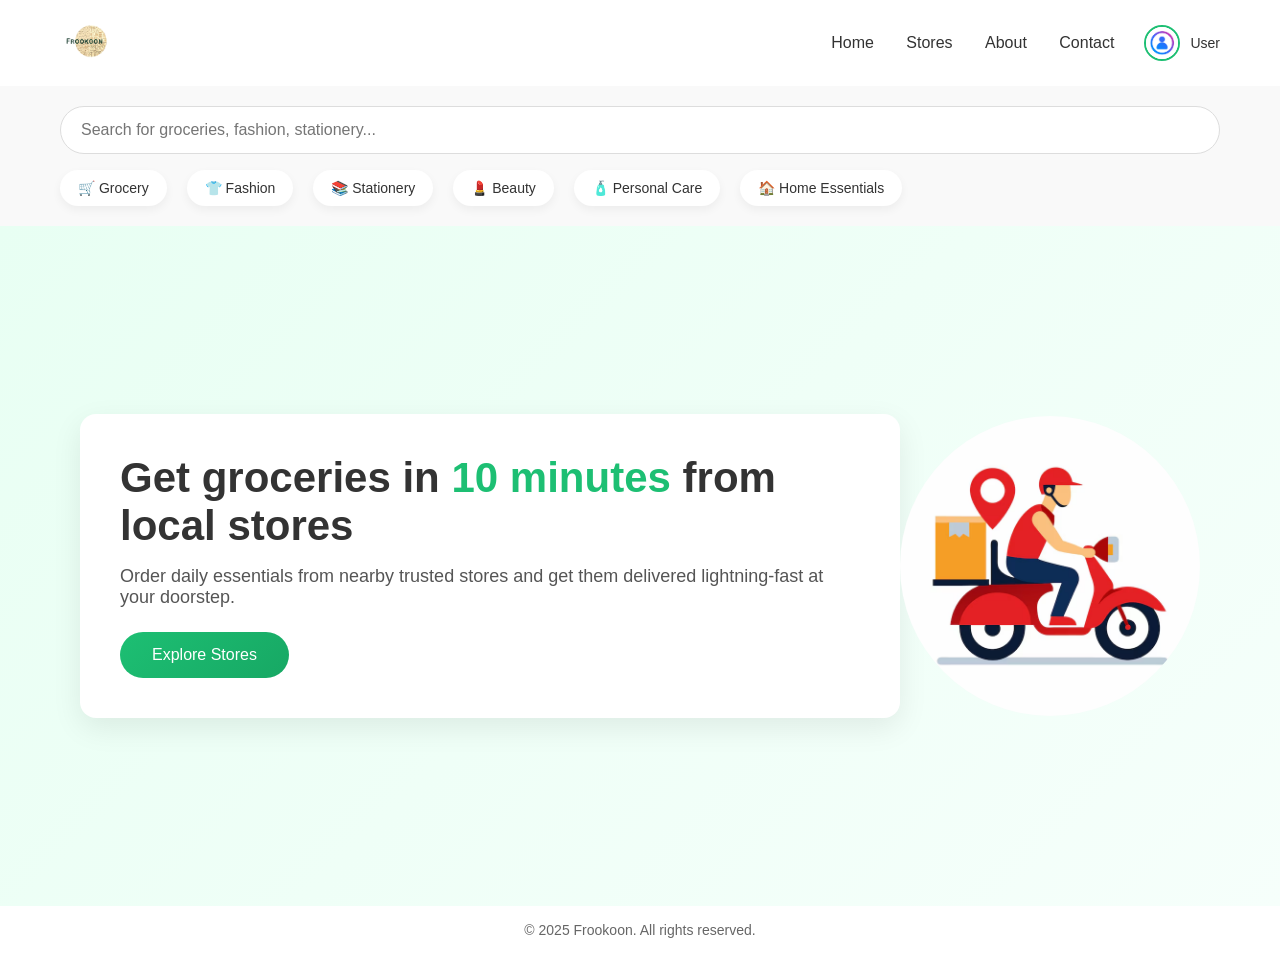
<file: index.html>
<!DOCTYPE html>
<html lang="en">
<head>
    <meta charset="UTF-8" />
    <meta name="viewport" content="width=device-width, initial-scale=1.0" />
    <title>Frookoon | 10-minute delivery</title>
    <link rel="stylesheet" href="style.css" />
<script src="script.js" defer></script>

</head>
<body>

    
    <header class="header">
    <div class="logo">
        <img src="Untitled_design__1_-removebg-preview.webp" alt="Frookoon Logo" loading="lazy">
    </div>

    <nav class="nav">
        <a href="#">Home</a>
        <a href="#">Stores</a>
        <a href="#">About</a>
        <a href="#">Contact</a>
    </nav>

    
    <div class="profile">
        <img src="user-icon-icon_1076610-59410.avif" alt="Profile" loading="lazy">
        <span>User</span>
    </div>
</header>


    
    <section class="top-bar">
        <div class="search-box">
            <input type="text" placeholder="Search for groceries, fashion, stationery..." />
        </div>

        <div class="category-menu">
            <span>🛒 Grocery</span>
            <span>👕 Fashion</span>
            <span>📚 Stationery</span>
            <span>💄 Beauty</span>
            <span>🧴 Personal Care</span>
            <span>🏠 Home Essentials</span>
        </div>
    </section>

    
<section class="hero loading" id="heroSection">

        <div class="hero-content card">

            <h1>
                Get groceries in 
                <span class="highlight">10 minutes</span> 
                from local stores
            </h1>

            <p>
                Order daily essentials from nearby trusted stores and get them
                delivered lightning-fast at your doorstep.
            </p>

            <button class="cta-btn">Explore Stores</button>
        </div>

        <div class="hero-image">
<img src="motorbike-delivery-service-icon_658271-1395.avif"
     width="300"
     alt="Delivery Partner"
     loading="lazy">
        </div>

    </section>

    
    <footer class="footer">
        <p>© 2025 Frookoon. All rights reserved.</p>
    </footer>

</body>
</html>
</file>
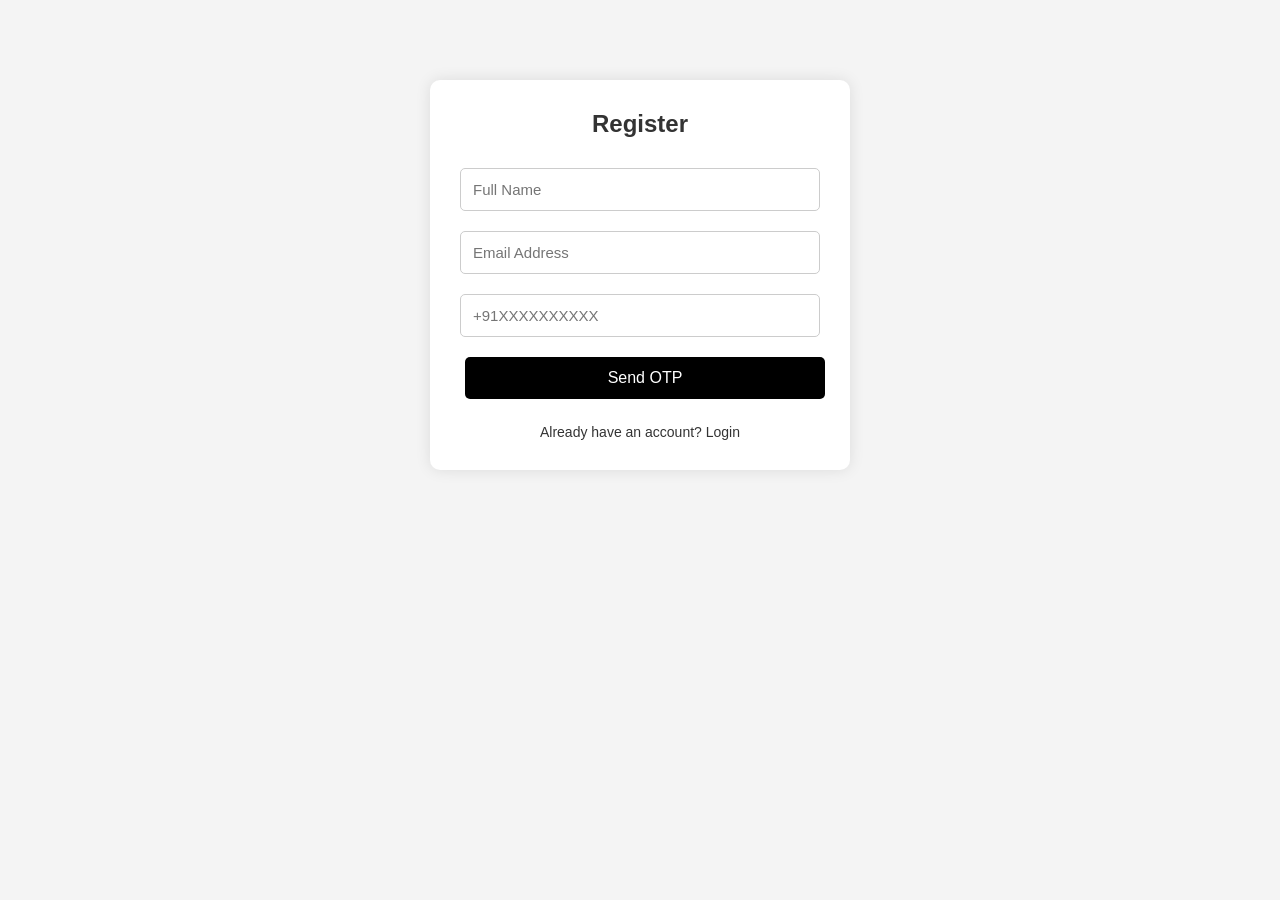
<file: pages/cart.html>
<!DOCTYPE html>
<html>
<head>
  <title>Your Cart</title>
  <link rel="stylesheet" href="../css/style.css" />
</head>
<body>

    <!-- ===== Header ===== -->
  <header class="header">
    <div class="logo">
      <img
        src="../images/Untitled_design__1_-removebg-preview.webp"
        alt="Frookoon Logo"
      />
    </div>

    <nav class="nav">
      <a href="home.html">Home</a>
      <a href="products.html">Products</a>
    </nav>

    <div class="profile dropdown">
      <img src="../images/user-icon-icon_1076610-59410.avif" alt="User" />
      <span onclick="toggleMenu()">User</span>

  <div class="dropdown-menu" id="userMenu">
    <a href="#">Profile</a>
    <a href="cart.html">Your Cart</a>
    <a href="#">Settings</a>
    <a href="#" onclick="logout()">Logout</a>
    </div>
  </header>

  <script>
  if (!localStorage.getItem("token")) {
    window.location.href = "login.html";
  }
</script>

<section class="page2">

  <div class="cart-container">
  <h2 class="cart-title">Your Cart</h2>

  <div id="cartItems"></div>

  <div id="total" class="cart-total"></div>

  <div class="cart-actions">
    <button class="checkout-btn" onclick="checkout()">Proceed to Payment</button>
    <button class="continue-btn" onclick="continueShopping()">Continue Shopping</button>
  </div>
</div>
</section>

<script src="../script.js"></script>
<script>
  loadCart();
</script>



</body>
</html>
</file>
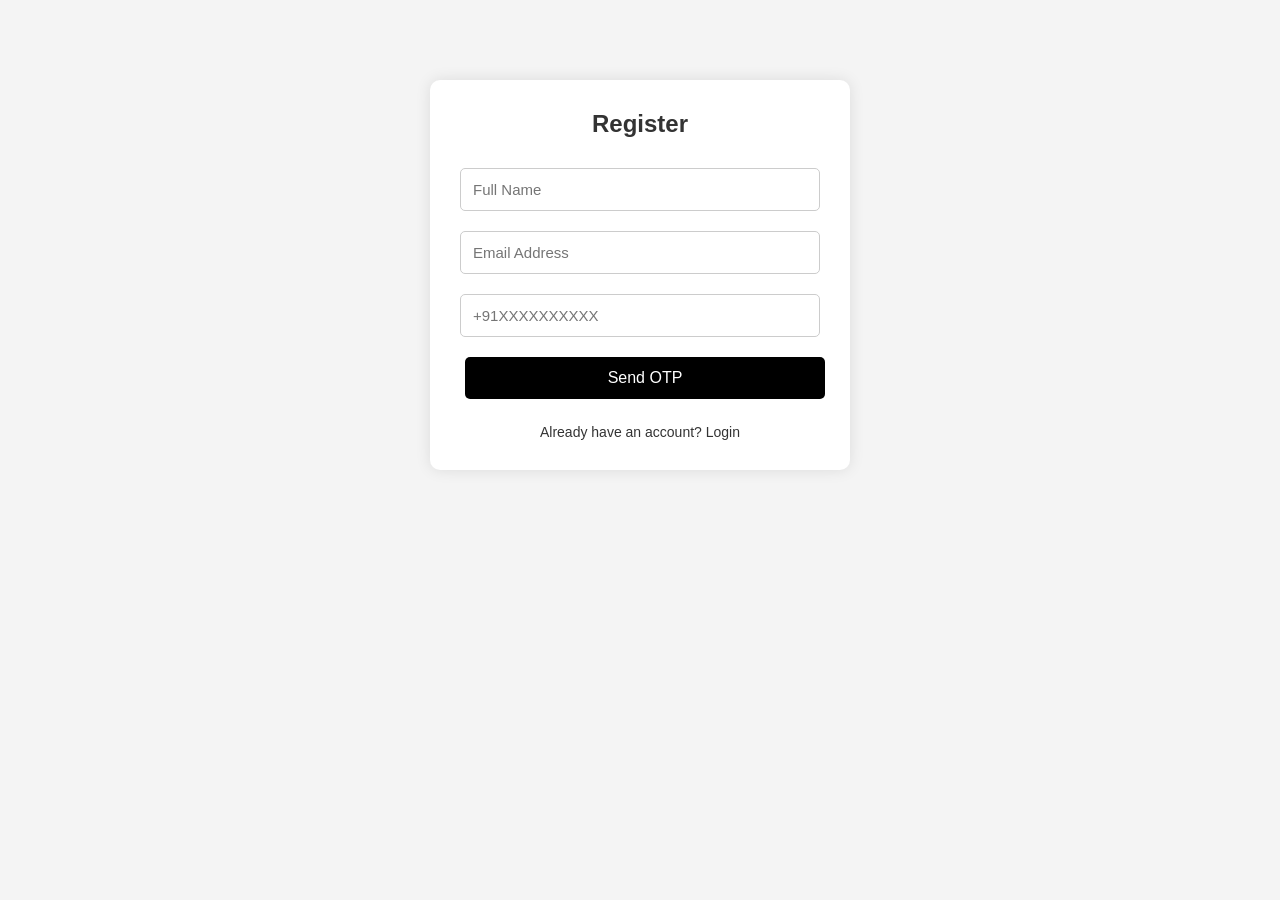
<file: pages/home.html>
<!DOCTYPE html>
<html lang="en">
<head>
  <meta charset="UTF-8" />
  <meta name="viewport" content="width=device-width, initial-scale=1.0" />
  <title>Frookoon | 10-minute delivery</title>

  <link rel="stylesheet" href="../css/style.css" />
</head>
<body>

  <header class="header">
    <div class="logo">
      <img
        src="../images/Untitled_design__1_-removebg-preview.webp"
        alt="Frookoon Logo"
        loading="lazy"
      />
    </div>

    <nav class="nav">
      <a href="home.html">Home</a>
      <a href="products.html">Products</a>
      <a href="#">About</a>
      <a href="#">Contact</a>
    </nav>

    <div class="profile dropdown">
      <img src="../images/user-icon-icon_1076610-59410.avif" alt="User" />
      <span onclick="toggleMenu()">User</span>

  <div class="dropdown-menu" id="userMenu">
    <a href="#">Profile</a>
    <a href="cart.html">Your Cart</a>
    <a href="#">Settings</a>
    <a href="#" onclick="logout()">Logout</a>
    </div>
    
  </header>
  <script>
  if (!localStorage.getItem("token")) {
    window.location.href = "login.html";
  }
</script>
<section class="page">
  <h2 id="greeting"></h2>
  <p>Welcome to Frookoon!</p>
</section>


  <section class="top-bar">
    <div class="search-box">
      <input
        type="text"
        placeholder="Search for groceries, fashion, stationery..."
      />
    </div>

    <div class="category-menu">
      <span>🛒 Grocery</span>
      <span>👕 Fashion</span>
      <span>📚 Stationery</span>
      <span>💄 Beauty</span>
      <span>🧴 Personal Care</span>
      <span>🏠 Home Essentials</span>
    </div>
  </section>

  <section class="hero loading" id="heroSection">

    <div class="hero-content card">
      <h1>
        Get groceries in
        <span class="highlight">10 minutes</span>
        from local stores
      </h1>

      <p>
        Order daily essentials from nearby trusted stores and get them
        delivered lightning-fast at your doorstep.
      </p>

      <a href="products.html">
        <button class="cta-btn">Explore Stores</button>
      </a>
    </div>

    <div class="hero-image">
      <img
        src="../images/motorbike-delivery-service-icon_658271-1395.avif"
        alt="Delivery Partner"
        loading="lazy"
      />
    </div>

  </section>


  <script>
  const user = JSON.parse(localStorage.getItem("user"));

  if (user && user.name) {
    document.getElementById("greeting").innerText =
      `Hello, ${user.name} 👋`;
  } else {
    document.getElementById("greeting").innerText =
      "Hello 👋";
  }
</script>


  <footer class="footer">
    <p>© 2025 Frookoon. All rights reserved.</p>
  </footer>

  <script src="../script.js" defer></script>


</body>
</html>
</file>
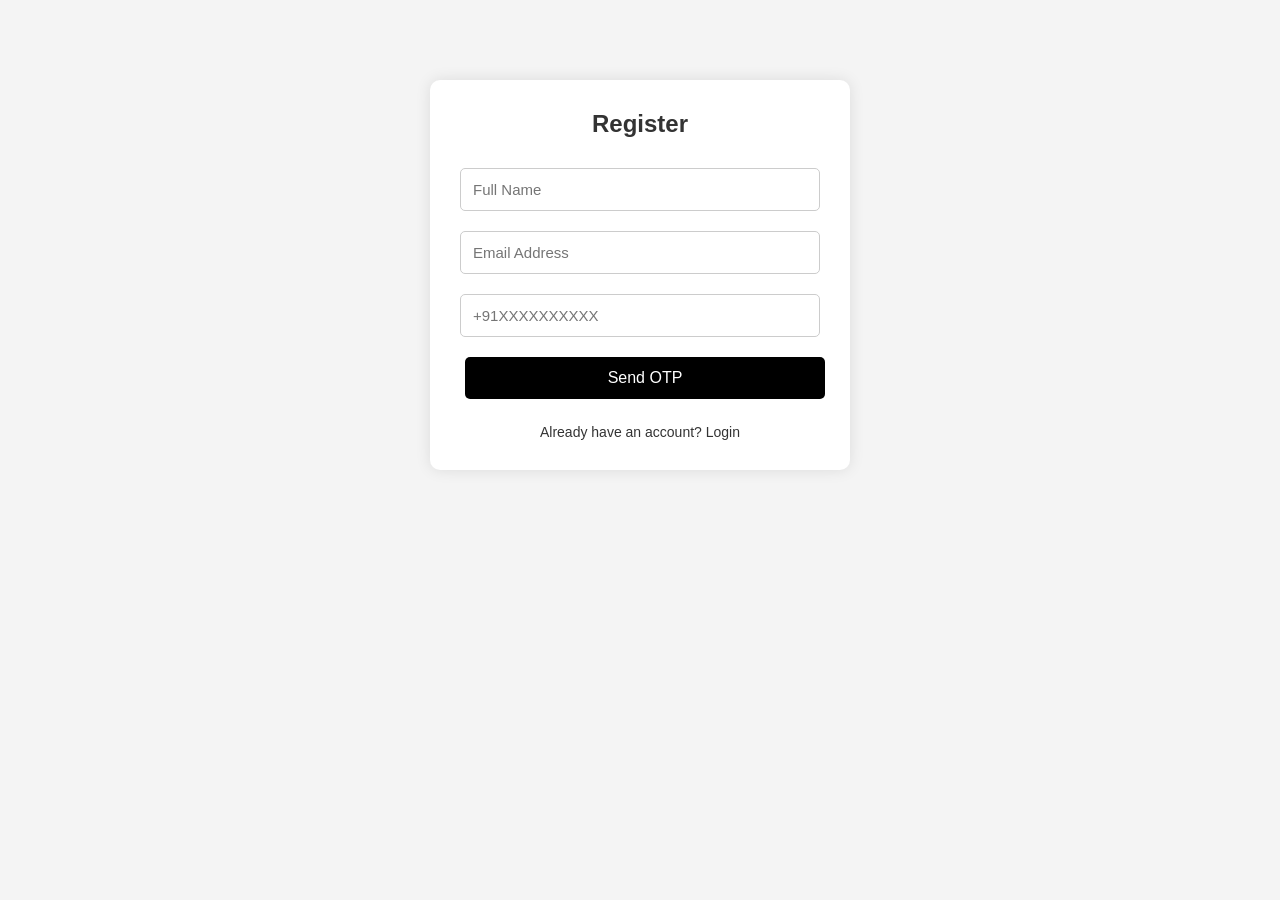
<file: pages/login.html>
<!DOCTYPE html>
<html lang="en">
<head>
  <meta charset="UTF-8" />
  <meta name="viewport" content="width=device-width, initial-scale=1.0" />
  <title>Frookoon | Login</title>

  <link rel="stylesheet" href="../css/style.css" />

  <style>
    body {
      background: #f4f4f4;
      font-family: Arial, sans-serif;
    }

    .auth-container {
      max-width: 420px;
      margin: 80px auto;
      background: #fff;
      padding: 30px;
      border-radius: 10px;
      box-shadow: 0 0 15px rgba(0,0,0,0.1);
    }

    .auth-container h2 {
      text-align: center;
      margin-bottom: 20px;
    }

    .auth-container input {
      width: 100%;
      padding: 12px;
      margin: 10px 0;
      font-size: 15px;
      border-radius: 5px;
      border: 1px solid #ccc;
    }

    .auth-container button {
      width: 100%;
      padding: 12px;
      margin-top: 10px;
      background: black;
      color: white;
      border: none;
      cursor: pointer;
      font-size: 16px;
      border-radius: 5px;
    }

    .toggle-text {
      text-align: center;
      margin-top: 15px;
      font-size: 14px;
      cursor: pointer;
      color: #333;
    }

    .hidden {
      display: none;
    }
  </style>
</head>
<body>

  <div class="auth-container">
    <h2 id="formTitle">Register</h2>

    <!-- Name & Email (Register only) -->
    <input type="text" id="name" placeholder="Full Name" />
    <input type="email" id="email" placeholder="Email Address" />

    <!-- Phone -->
    <input type="text" id="phone" placeholder="+91XXXXXXXXXX" />

    <button onclick="sendOtp()">Send OTP</button>

    <!-- OTP -->
    <div id="otpSection" class="hidden">
      <input type="text" id="otp" placeholder="Enter OTP" />
      <button onclick="verifyOtp()">Verify OTP</button>
    </div>

    <div class="toggle-text" onclick="toggleForm()">
      Already have an account? Login
    </div>
  </div>

  <script src="../script.js"></script>
</body>
</html>
</file>
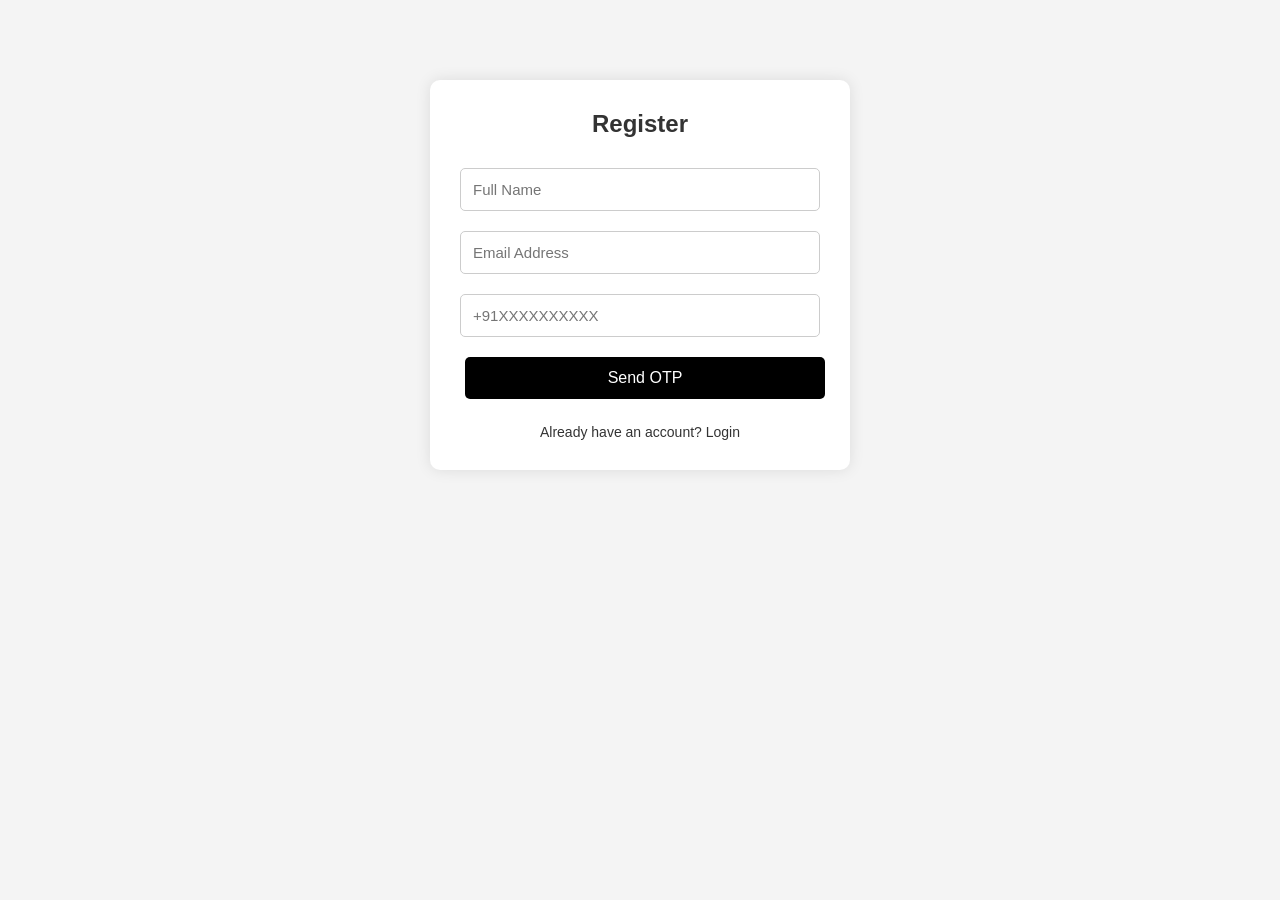
<file: pages/products.html>
<!DOCTYPE html>
<html lang="en">
<head>
  <meta charset="UTF-8" />
  <meta name="viewport" content="width=device-width, initial-scale=1.0" />
  <title>Frookoon | Products</title>

  <link rel="stylesheet" href="../css/style.css" />
</head>
<body>

  <!-- ===== Header ===== -->
  <header class="header">
    <div class="logo">
      <img
        src="../images/Untitled_design__1_-removebg-preview.webp"
        alt="Frookoon Logo"
      />
    </div>

    <nav class="nav">
      <a href="home.html">Home</a>
      <a href="products.html">Products</a>
    </nav>

    <div class="profile dropdown">
      <img src="../images/user-icon-icon_1076610-59410.avif" alt="User" />
      <span onclick="toggleMenu()">User</span>

  <div class="dropdown-menu" id="userMenu">
    <a href="#">Profile</a>
    <a href="cart.html">Your Cart</a>
    <a href="#">Settings</a>
    <a href="#" onclick="logout()">Logout</a>
    </div>
  </header>

  <script>
  if (!localStorage.getItem("token")) {
    window.location.href = "login.html";
  }
</script>


  <!-- ===== Products Page ===== -->
  <section class="page">
    <h2>Available Products</h2>

    <!-- Search -->
    <div class="search-wrapper">
      <input
        type="text"
        id="productSearch"
        placeholder="Search products..."
        onkeyup="searchProducts()"
      />
    </div>

    <!-- ===== GROCERIES ===== -->
    <h2 class="category-title">Groceries</h2>
    <div class="product-grid">

      <div class="product-card card" data-name="milk">
        <img src="../images/milk.jpg" class="product-img" alt="Milk" />
        <h3>Milk</h3>
        <p class="price">₹70/litre</p>
        <p class="status available">Available</p>
<button class="add-btn" onclick="addToCart('Milk', 70, '../images/milk.jpg')">Add to Cart</button>
<p class="added-text hidden">Added to cart ✓</p>
      </div>

      <div class="product-card card" data-name="bread">
        <img src="../images/bread.jpg" class="product-img" alt="Bread" />
        <h3>Bread</h3>
        <p class="price">₹30/p</p>
        <p class="status available">Available</p>
<button class="add-btn" onclick="addToCart('bread', 30 , '../images/bread.jpg')">Add to Cart</button>
<p class="added-text hidden">Added to cart ✓</p>
      </div>

      <div class="product-card card" data-name="rice">
        <img src="../images/rice.jpg" class="product-img" alt="Rice" />
        <h3>Rice</h3>
        <p class="price">₹60/kg</p>
        <p class="status available">Available</p>
<button class="add-btn" onclick="addToCart('rice', 60, '../images/rice.jpg')">Add to Cart</button>
<p class="added-text hidden">Added to cart ✓</p>
      </div>

      <div class="product-card card" data-name="oil">
        <img src="../images/oil.jpg" class="product-img" alt="Cooking Oil" />
        <h3>Cooking Oil</h3>
        <p class="price">₹120/litre</p>
        <p class="status unavailable">Out of Stock</p>
        <button class="add-btn disabled">Unavailable</button>
      </div>

      <div class="product-card card" data-name="eggs">
        <img src="../images/eggs.jpg" class="product-img" alt="Eggs" />
        <h3>Eggs</h3>
        <p class="price">₹6/piece</p>
        <p class="status available">Available</p>
<button class="add-btn" onclick="addToCart('Eggs', 6, '../images/eggs.jpg')">Add to Cart</button>
<p class="added-text hidden">Added to cart ✓</p>
      </div>

      <div class="product-card card" data-name="sugar">
        <img src="../images/sugar.jpg" class="product-img" alt="Sugar" />
        <h3>Sugar</h3>
        <p class="price">₹45/kg</p>
        <p class="status available">Available</p>
<button class="add-btn" onclick="addToCart('Sugar', 45, '../images/sugar.jpg')">Add to Cart</button>
<p class="added-text hidden">Added to cart ✓</p>
      </div>

      <div class="product-card card" data-name="salt">
        <img src="../images/salt.jpg" class="product-img" alt="Salt" />
        <h3>Salt</h3>
        <p class="price">₹20/kg</p>
        <p class="status available">Available</p>
<button class="add-btn" onclick="addToCart('Salt', 20, '../images/salt.jpg')">Add to Cart</button>
<p class="added-text hidden">Added to cart ✓</p>
      </div>

      <div class="product-card card" data-name="tea">
        <img src="../images/tea.jpg" class="product-img" alt="Tea" />
        <h3>Tea</h3>
        <p class="price">₹150/250g</p>
        <p class="status unavailable">Out of Stock</p>
        <button class="add-btn disabled">Unavailable</button>

      </div>

    </div>

    <!-- ===== APPARELS ===== -->
    <h2 class="category-title">Apparels</h2>
    <div class="product-grid">

      <div class="product-card card" data-name="tshirt">
        <img src="../images/tshirt.jpg" class="product-img" alt="T-shirt" />
        <h3>T-shirt</h3>
        <p class="price">₹499</p>
        <p class="status available">Available</p>
<button class="add-btn" onclick="addToCart('T-shirt', 499, '../images/tshirt.jpg')">Add to Cart</button>
<p class="added-text hidden">Added to cart ✓</p>
      </div>

      <div class="product-card card" data-name="jeans">
        <img src="../images/jeans.jpg" class="product-img" alt="Jeans" />
        <h3>Jeans</h3>
        <p class="price">₹1199</p>
        <p class="status available">Available</p>
<button class="add-btn" onclick="addToCart('Jeans', 1199, '../images/jeans.jpg')">Add to Cart</button>
<p class="added-text hidden">Added to cart ✓</p>
      </div>

    </div>

    <!-- ===== ACCESSORIES ===== -->
    <h2 class="category-title">Accessories</h2>
    <div class="product-grid">

      <div class="product-card card" data-name="watch">
        <img src="../images/watch.jpg" class="product-img" alt="Watch" />
        <h3>Watch</h3>
        <p class="price">₹1999</p>
        <p class="status available">Available</p>
<button class="add-btn" onclick="addToCart('Milk', 1999, '../images/watch.jpg')">Add to Cart</button>
<p class="added-text hidden">Added to cart ✓</p>
      </div>

    </div>

    <!-- ===== MISCELLANEOUS ===== -->
    <h2 class="category-title">Miscellaneous</h2>
    <div class="product-grid">

      <div class="product-card card" data-name="bottle">
        <img src="../images/bottle.jpg" class="product-img" alt="Bottle" />
        <h3>Water Bottle</h3>
        <p class="price">₹299</p>
        <p class="status available">Available</p>
<button class="add-btn" onclick="addToCart('Bottle', 299, '../images/bottle.jpg')">Add to Cart</button>
<p class="added-text hidden">Added to cart ✓</p>
      </div>

      <div class="product-card card" data-name="notebook">
        <img src="../images/notebook.jpg" class="product-img" alt="Notebook" />
        <h3>Notebook</h3>
        <p class="price">₹99</p>
        <p class="status available">Available</p>
<button class="add-btn" onclick="addToCart('Notebook', 99, '../images/notebook.jpg')">Add to Cart</button>
<p class="added-text hidden">Added to cart ✓</p>
      </div>

    </div>

  </section>

  <!-- ===== Footer ===== -->
  <footer class="footer">
    <p>© 2025 Frookoon. All rights reserved.</p>
  </footer>

  <!-- ===== Cart Modal (existing) ===== -->
  <div class="cart-modal" id="cartModal">
    <div class="cart-box">
      <h3>Bread</h3>
      <p>₹30 per piece</p>

      <div class="quantity-control">
        <button onclick="decreaseQty()">−</button>
        <span id="qty">1</span>
        <button onclick="increaseQty()">+</button>
      </div>

      <div class="final-summary">
        <p id="itemSummary">1 Bread</p>
        <p id="totalAmount">Total: ₹30</p>
      </div>

      <div class="cart-actions">
        <button class="confirm-btn">Proceed to Payment</button>
        <button class="cancel-btn" onclick="closeCart()">Cancel</button>
      </div>
    </div>
  </div>

  <script src="../script.js"></script>
</body>
</html>
</file>
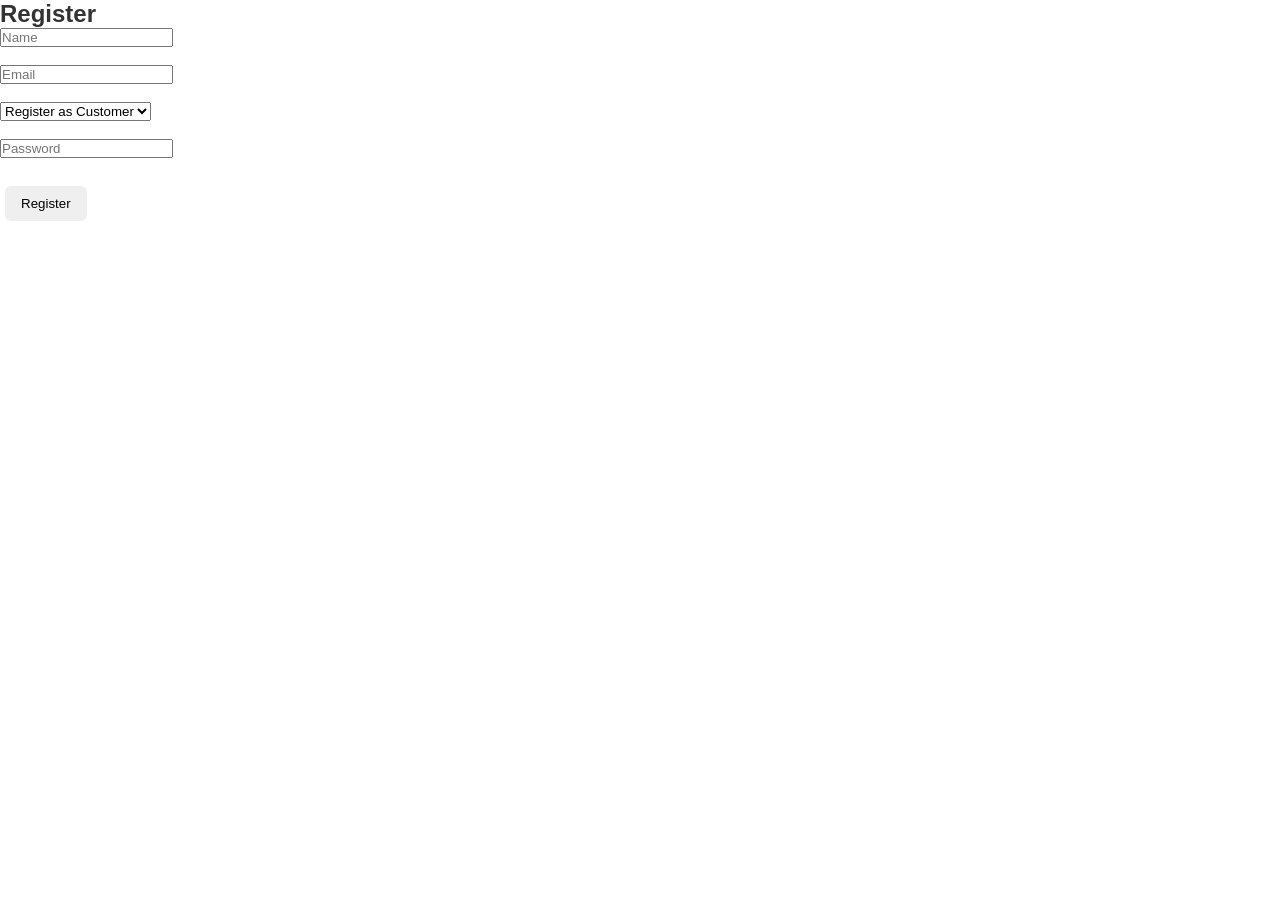
<file: pages/register.html>
<!DOCTYPE html>
<html>
<head>
  <title>Register</title>
  <link rel="stylesheet" href="../css/style.css">
</head>
<body>

<h2>Register</h2>

<input type="text" placeholder="Name"><br><br>
<input type="email" placeholder="Email"><br><br>

<select>
  <option>Register as Customer</option>
  <option>Register as Vendor</option>
</select><br><br>

<input type="password" placeholder="Password"><br><br>

<button>Register</button>

</body>
</html>
</file>
<file: style.css>
* {
    margin: 0;
    padding: 0;
    box-sizing: border-box;
    font-family: Arial, Helvetica, sans-serif;
}

body {
    background-color: #ffffff;
    color: #333;
}


.header {
    display: flex;
    align-items: center;
    padding: 16px 60px;
}

.nav {
    margin-left: auto;
    margin-right: 30px;
}



.profile {
    display: flex;
    align-items: center;
    gap: 10px;
    cursor: pointer;
}

.profile img {
    width: 36px;
    height: 36px;
    border-radius: 50%;
    object-fit: cover;
    border: 2px solid #1dbf73;
}

.profile span {
    font-size: 14px;
    font-weight: 500;
    color: #333;
}


.logo img {
    height: 50px;
    padding: 0%;
    border: 0;
}

.nav a {
    margin-left: 28px;
    text-decoration: none;
    color: #333;
    font-weight: 500;
}

.nav a:hover {
    color: #1dbf73;
}


.top-bar {
    padding: 20px 60px;
    background-color: #f9f9f9;
}


.search-box {
    margin-bottom: 16px;
}

.search-box input {
    width: 100%;
    padding: 14px 20px;
    border-radius: 30px;
    border: 1px solid #ddd;
    font-size: 16px;
    outline: none;
}

.search-box input:focus {
    border-color: #1dbf73;
}


.category-menu {
    display: flex;
    gap: 20px;
    flex-wrap: wrap;
}

.category-menu span {
    background: #ffffff;
    padding: 10px 18px;
    border-radius: 20px;
    font-size: 14px;
    cursor: pointer;
    box-shadow: 0 4px 10px rgba(0, 0, 0, 0.05);
    transition: all 0.2s ease;
}

.category-menu span:hover {
    background-color: #e8fff3;
    color: #1dbf73;
}


.hero {
    height: calc(100vh - 220px);
    display: flex;
    justify-content: space-evenly;
    align-items: center;
    padding: 40px 80px;
    background: linear-gradient(135deg, #e8fff3, #f6fffb);
}


.hero-content {
    padding: 40px;
}


.hero-content h1 {
    font-size: 42px;
    margin-bottom: 16px;
}

.highlight {
    color: #1dbf73;
}

.hero-content p {
    font-size: 18px;
    margin-bottom: 24px;
    color: #555;
}


.cta-btn {
    padding: 14px 32px;
    font-size: 16px;
    background: linear-gradient(135deg, #1dbf73, #17a864);
    color: #ffffff;
    border: none;
    border-radius: 50px;
    cursor: pointer;
    transition: transform 0.2s ease, box-shadow 0.2s ease;
}

.cta-btn:hover {
    transform: translateY(-3px);
    box-shadow: 0 8px 20px rgba(29, 191, 115, 0.4);
}

.hero-image img {
     display: flex;
    justify-content: center;
    border-radius: 150px;
    /* margin-left: 300px; */
    animation: float 3s ease-in-out infinite;
}

@keyframes float {
    0% { transform: translateY(0); }
    50% { transform: translateY(-12px); }
    100% { transform: translateY(0); }
}


.footer {
    text-align: center;
    padding: 16px;
    font-size: 14px;
    color: #666;
    background-color: #ffffff;
}


@media (max-width: 768px) {
    .header,
    .top-bar {
        padding: 16px 20px;
    }

    .hero {
        flex-direction: column;
        text-align: center;
        padding: 40px 20px;
    }

    .hero-content {
        margin-bottom: 32px;
    }

    .hero-image img {
        width: 300px;
    }

    .profile span {
        display: none;
    }
}
/* ===== Skeleton Loader ===== */

.loading .hero-content,
.loading .hero-image {
    background: linear-gradient(
        90deg,
        #eeeeee 25%,
        #dddddd 37%,
        #eeeeee 63%
    );
    background-size: 400% 100%;
    animation: shimmer 1.4s infinite;
    color: transparent;
}

@keyframes shimmer {
    0% {
        background-position: -400px 0;
    }
    100% {
        background-position: 400px 0;
    }
}
.card {
    background: #ffffff;
    border-radius: 16px;
    box-shadow: 0 10px 30px rgba(0, 0, 0, 0.08);
}
</file>
<file: css/style.css>
* {
    margin: 0;
    padding: 0;
    box-sizing: border-box;
    font-family: Arial, Helvetica, sans-serif;
}

body {
    background-color: #ffffff;
    color: #333;
}


.header {
    display: flex;
    align-items: center;
    padding: 16px 60px;
}

.nav {
    margin-left: auto;
    margin-right: 30px;
}



.profile {
    display: flex;
    align-items: center;
    gap: 10px;
    cursor: pointer;
}

.profile img {
    width: 36px;
    height: 36px;
    border-radius: 50%;
    object-fit: cover;
    border: 2px solid #1dbf73;
}

.profile span {
    font-size: 14px;
    font-weight: 500;
    color: #333;
}


.logo img {
    height: 50px;
    padding: 0%;
    border: 0;
}

.nav a {
    margin-left: 28px;
    text-decoration: none;
    color: #333;
    font-weight: 500;
}

.nav a:hover {
    color: #1dbf73;
}


.top-bar {
    padding: 20px 60px;
    background-color: #f9f9f9;
}


.search-box {
    margin-bottom: 16px;
}

.search-box input {
    width: 100%;
    padding: 14px 20px;
    border-radius: 30px;
    border: 1px solid #ddd;
    font-size: 16px;
    outline: none;
}

.search-box input:focus {
    border-color: #1dbf73;
}


.category-menu {
    display: flex;
    gap: 20px;
    flex-wrap: wrap;
}

.category-menu span {
    background: #ffffff;
    padding: 10px 18px;
    border-radius: 20px;
    font-size: 14px;
    cursor: pointer;
    box-shadow: 0 4px 10px rgba(0, 0, 0, 0.05);
    transition: all 0.2s ease;
}

.category-menu span:hover {
    background-color: #e8fff3;
    color: #1dbf73;
}


.hero {
    height: calc(100vh - 220px);
    display: flex;
    justify-content: space-evenly;
    align-items: center;
    padding: 40px 80px;
    background: linear-gradient(135deg, #e8fff3, #f6fffb);
}


.hero-content {
    padding: 40px;
}


.hero-content h1 {
    font-size: 42px;
    margin-bottom: 16px;
}

.highlight {
    color: #1dbf73;
}

.hero-content p {
    font-size: 18px;
    margin-bottom: 24px;
    color: #555;
}


.cta-btn {
    padding: 14px 32px;
    font-size: 16px;
    background: linear-gradient(135deg, #1dbf73, #17a864);
    color: #ffffff;
    border: none;
    border-radius: 50px;
    cursor: pointer;
    transition: transform 0.2s ease, box-shadow 0.2s ease;
}

.cta-btn:hover {
    transform: translateY(-3px);
    box-shadow: 0 8px 20px rgba(29, 191, 115, 0.4);
}

.hero-image img {
     display: flex;
    justify-content: center;
    border-radius: 150px;
    /* margin-left: 300px; */
    height: 350px;
    animation: float 3s ease-in-out infinite;
}

@keyframes float {
    0% { transform: translateY(0); }
    50% { transform: translateY(-12px); }
    100% { transform: translateY(0); }
}


.footer {
    text-align: center;
    padding: 16px;
    font-size: 14px;
    color: #666;
    background-color: #ffffff;
}


@media (max-width: 768px) {
    .header,
    .top-bar {
        padding: 16px 20px;
    }

    .hero {
        flex-direction: column;
        text-align: center;
        padding: 40px 20px;
    }

    .hero-content {
        margin-bottom: 32px;
    }

    .hero-image img {
        width: 300px;
    }

    .profile span {
        display: none;
    }
}

.loading .hero-content,
.loading .hero-image {
    background: linear-gradient(
        90deg,
        #eeeeee 25%,
        #dddddd 37%,
        #eeeeee 63%
    );
    background-size: 400% 100%;
    animation: shimmer 1.4s infinite;
    color: transparent;
}

@keyframes shimmer {
    0% {
        background-position: -400px 0;
    }
    100% {
        background-position: 400px 0;
    }
}
.card {
    background: #ffffff;
    border-radius: 16px;
    box-shadow: 0 10px 30px rgba(0, 0, 0, 0.08);
}

.page {
  padding: 40px 60px;
  background-color: #1dbf73;
}

.product-grid {
  display: grid;
  grid-template-columns: repeat(auto-fit, minmax(250px, 1fr));
  gap: 24px;
  align-items: stretch; /* equal height cards */
}
.product-card {
  background: #ffffff;
  border-radius: 16px;
  padding: 20px;
  display: flex;
  flex-direction: column;
  justify-content: space-between; /* button at bottom */
  min-height: 220px; /* fixes stretching issue */
}


.product-card h3 {
  margin-bottom: 10px;
  padding: 10px;
}

.price {
  font-size: 18px;
  font-weight: bold;
  padding: 10px;
  margin-top: -20px;
}

.status {
  margin-top: 8px;
  font-size: 14px;
  padding: 10px;
  margin-top: -10px;
}

.status.available {
  color: #1dbf73;
}

.status.unavailable {
  color: #e53935;
}
.product-name {
  margin-bottom: 8px;
}



.add-btn {
  margin-top: 8px;
  margin-bottom: 10px;
  margin-left: 5px;
  padding: 10px 54px;
  background-color: #1DBF73;   /* default */
  color: #ffffff;
  border: none;
  border-radius: 20px;
  cursor: pointer;
  font-size: 14px;
  font-weight: 500;
  transition: background-color 0.2s ease, transform 0.2s ease;
}

.add-btn:hover {
  background-color: #159A5B;   /* hover */
  transform: translateY(-1px);
}

.empty-state {
  margin-top: 40px;
  font-size: 16px;
  color: #777;
}
.add-btn.disabled {
  background-color: #cccccc;
  cursor: not-allowed;
}
/* ===== Product Search ===== */

.search-wrapper {
  margin: 20px 0;
}

.search-wrapper input {
  width: 100%;
  max-width: 400px;
  padding: 12px 18px;
  border-radius: 25px;
  border: 1px solid #ddd;
  font-size: 15px;
  outline: none;
}

.search-wrapper input:focus {
  border-color: #1dbf73;
}
/* ===== Cart Modal ===== */

.cart-modal {
  position: fixed;
  top: 0;
  left: 0;
  width: 100%;
  height: 100%;
  background: rgba(0,0,0,0.4);
  display: none;
  justify-content: center;
  align-items: center;
  z-index: 1000;
}

.cart-box {
  background: #fff;
  padding: 25px;
  border-radius: 16px;
  width: 280px;
  text-align: center;
}

.quantity-control {
  display: flex;
  justify-content: center;
  align-items: center;
  gap: 16px;
  margin: 20px 0;
}

.quantity-control button {
  width: 36px;
  height: 36px;
  border-radius: 50%;
  border: none;
  background-color: #1dbf73;
  color: white;
  font-size: 18px;
  cursor: pointer;
}

.quantity-control span {
  font-size: 18px;
  font-weight: bold;
}

.cart-actions {
  display: flex;
  justify-content: space-between;
  gap: 10px;
}

.confirm-btn {
  flex: 1;
  background-color: #1dbf73;
  color: white;
  border: none;
  padding: 10px;
  border-radius: 20px;
  cursor: pointer;
}

.cancel-btn {
  flex: 1;
  background-color: #ccc;
  border: none;
  padding: 10px;
  border-radius: 20px;
  cursor: pointer;
}
/* ===== Final Cart Summary ===== */

.final-summary {
  background: #f6fffb;
  border: 1px solid #d9f5e6;
  border-radius: 12px;
  padding: 12px;
  margin: 15px 0;
  text-align: center;
}

.final-summary p {
  margin: 4px 0;
  font-size: 15px;
  font-weight: 500;
}
.product-img {
  width: 100%;
  height: 150px;
    object-fit: contain;
  background-color: #f5f5f5;
  border-radius: 8px;
  margin-bottom: 10px;
}

.category-title {
  margin: 40px 0 20px;
  font-size: 22px;
}
.added-text {
  color: green;
  font-size: 14px;
  margin-top: 5px;
}

.hidden {
  display: none;
}
.dropdown {
  position: relative;
  cursor: pointer;
}

.dropdown-menu {
  position: absolute;
  top: 30px;
  right: 0;
  background: white;
  border: 1px solid #ddd;
  display: none;
  flex-direction: column;
  min-width: 150px;
}

.dropdown-menu a {
  padding: 10px;
  text-decoration: none;
  color: black;
}

.dropdown-menu a:hover {
  background: #f2f2f2;
}
/* ===== Cart Page ===== */
#cartItems {
  max-width: 600px;
  margin: 20px auto;
}

.cart-item {
  display: flex;
  justify-content: space-between;
  align-items: center;
  padding: 12px;
  border: 1px solid #e0e0e0;
  border-radius: 8px;
  margin-bottom: 10px;
  background: #fff;
}

.cart-item h4 {
  margin: 0;
  font-size: 16px;
}

.cart-item p {
  margin: 0;
  font-weight: 500;
}

.cart-item button {
  padding: 4px 10px;
  border: none;
  background: #000;
  color: #fff;
  border-radius: 4px;
  cursor: pointer;
}

.cart-item span {
  margin: 0 8px;
  font-weight: bold;
}

#total {
  text-align: center;
  font-size: 18px;
  margin-top: 15px;
}
button {
  padding: 10px 16px;
  margin: 10px 5px;
  border-radius: 6px;
  border: none;
  cursor: pointer;
}

button:hover {
  opacity: 0.9;
}

button[onclick="checkout()"] {
  background: #28a745;
  color: #fff;
}

button[onclick="continueShopping()"] {
  background: #007bff;
  color: #fff;
}
.profile {
  position: relative;
  cursor: pointer;
}

#userMenu {
  position: absolute;
  top: 50px;
  right: 0;
  background: #fff;
  border: 1px solid #ddd;
  border-radius: 6px;
  display: none;
  flex-direction: column;
  min-width: 150px;
  box-shadow: 0 4px 10px rgba(0,0,0,0.1);
}

#userMenu a {
  padding: 10px;
  text-decoration: none;
  color: #333;
}

#userMenu a:hover {
  background: #f5f5f5;
}
.added-msg {
  display: block;
  margin-top: 6px;
  color: green;
  font-size: 14px;
}
/* ===== CART PAGE LAYOUT ===== */
.cart-container {
  background-color: #edf3ed;
  max-width: 700px;
  margin: 30px auto;
  padding: 20px;
}

.cart-title {
  text-align: center;
  font-size: 26px;
  font-weight: 600;
  margin-bottom: 25px;
}

/* ===== CART ITEM CARD ===== */
.cart-item {
  display: grid;
  grid-template-columns: 2fr 1fr 2fr;
  align-items: center;
  padding: 15px 20px;
  border-radius: 12px;
  background: #ffffff;
  box-shadow: 0 6px 20px rgba(0, 0, 0, 0.06);
  margin-bottom: 15px;
}

.cart-item h4 {
  margin: 0;
  font-size: 16px;
  font-weight: 600;
}

.cart-item p {
  margin: 0;
  font-weight: 500;
  color: #555;
}

/* ===== QUANTITY CONTROLS ===== */
.qty-control {
  display: flex;
  justify-content: flex-end;
  align-items: center;
  gap: 10px;
}

.qty-control button {
  width: 32px;
  height: 32px;
  border-radius: 50%;
  border: none;
  background: #000;
  color: #fff;
  font-size: 18px;
  cursor: pointer;
}

.qty-control span {
  font-weight: 600;
  min-width: 20px;
  text-align: center;
}

/* ===== TOTAL ===== */
.cart-total {
  text-align: center;
  font-size: 20px;
  font-weight: 600;
  margin: 25px 0;
}

/* ===== CART ACTION BUTTONS ===== */
.cart-actions {
  display: flex;
  justify-content: center;
  gap: 15px;
}

.cart-actions button {
  padding: 12px 22px;
  border-radius: 8px;
  border: none;
  font-size: 15px;
  cursor: pointer;
}

.checkout-btn {
  background: #1DBF73;
  color: #fff;
}

.continue-btn {
  background: #4caec7;
  color: #fff;
}

.cart-actions button:hover {
  opacity: 0.9;
}
.page2 {
  padding: 40px 60px;
  background-color: #1DBF73;
}
.cart-item {
  display: grid;
  grid-template-columns: 80px 1fr auto;
  align-items: center;
  gap: 15px;
}

.cart-img {
  width: 70px;
  height: 70px;
  object-fit: cover;
  border-radius: 8px;
  border: 1px solid #e0e0e0;
}

.cart-info h4 {
  margin: 0;
  font-size: 16px;
}

.cart-info p {
  margin: 4px 0 0;
  color: #555;
}
</file>
